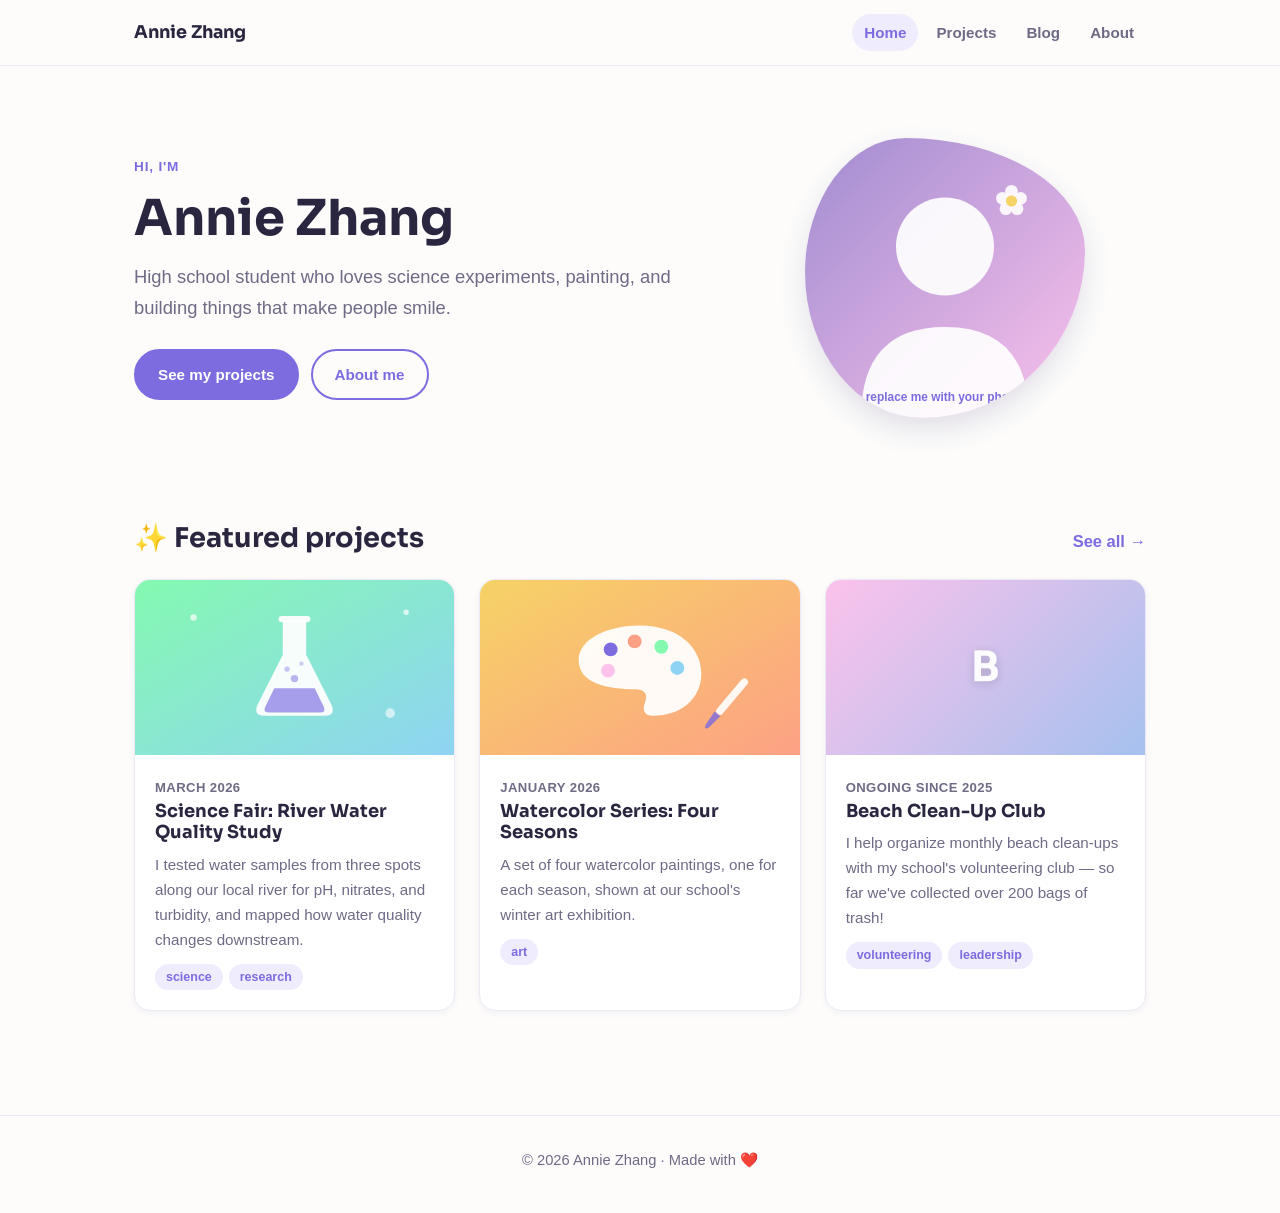
<file: index.html>
<!DOCTYPE html>
<!-- ============================================================
     HOME PAGE — you don't need to edit this file.
     All the words on this page come from the data/ folder.
     ============================================================ -->
<html lang="en">
<head>
  <meta charset="UTF-8">
  <meta name="viewport" content="width=device-width, initial-scale=1.0">
  <title>Home · My Portfolio</title>
  <link rel="preconnect" href="https://fonts.googleapis.com">
  <link href="https://fonts.googleapis.com/css2?family=Sora:wght@600;700&display=swap" rel="stylesheet">
  <link rel="stylesheet" href="css/style.css">
</head>
<body data-page="home">

  <main class="container">
    <section class="hero" id="hero"></section>

    <section class="section">
      <div class="section-head">
        <h2>✨ Featured projects</h2>
        <a class="see-all" href="projects.html">See all →</a>
      </div>
      <div id="featured-projects"></div>
    </section>
  </main>

  <!-- data first, then the engine -->
  <script src="data/profile.js"></script>
  <script src="data/projects.js"></script>
  <script src="js/main.js"></script>
</body>
</html>
</file>
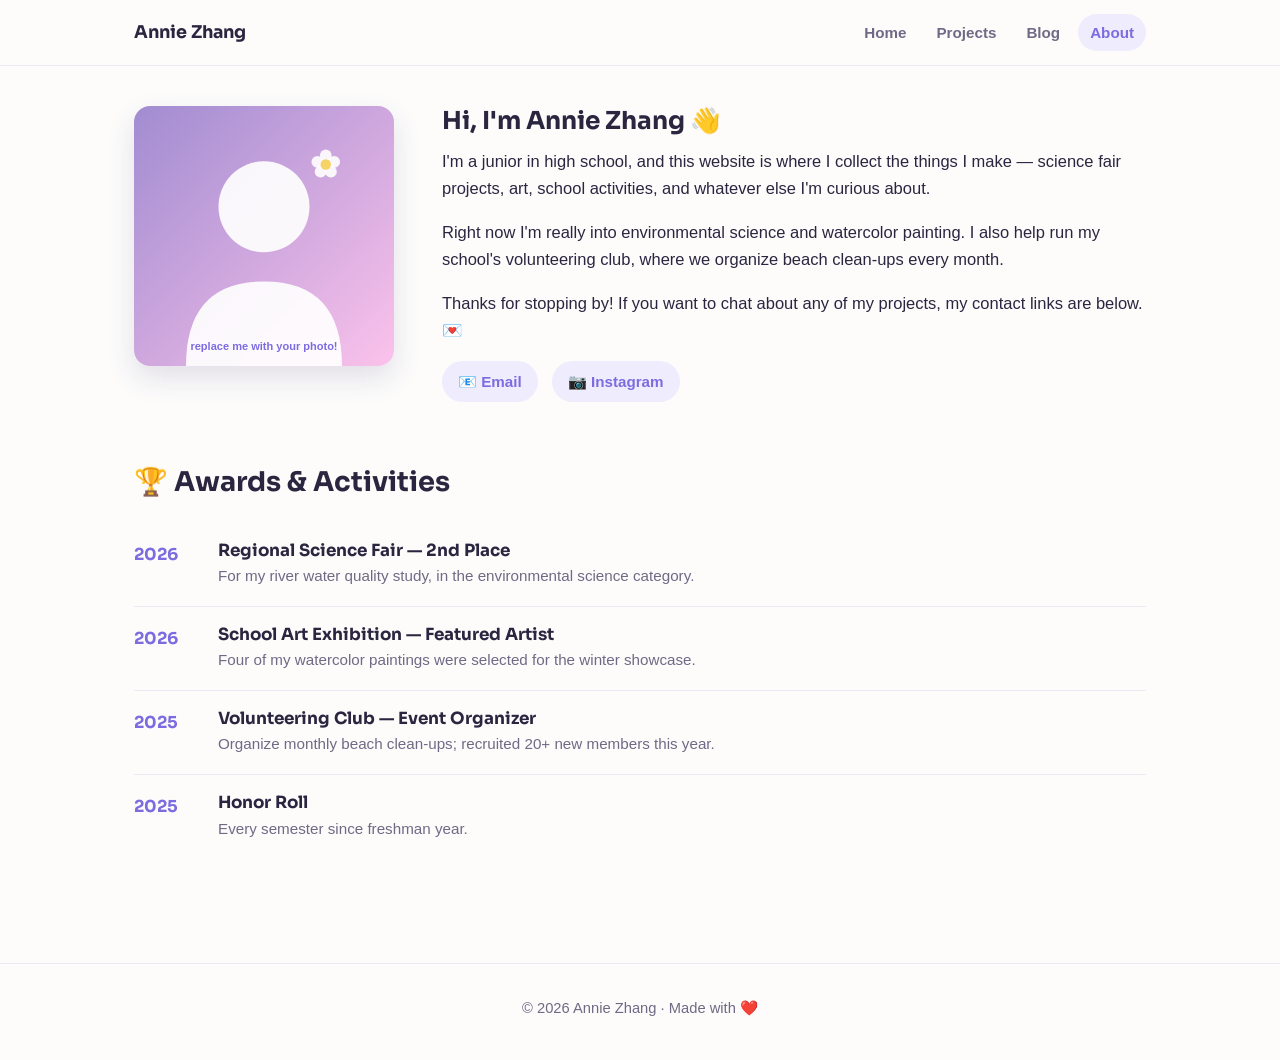
<file: about.html>
<!DOCTYPE html>
<!-- ============================================================
     ABOUT PAGE — you don't need to edit this file.
     To change your bio, edit data/profile.js.
     To change awards, edit data/awards.js.
     ============================================================ -->
<html lang="en">
<head>
  <meta charset="UTF-8">
  <meta name="viewport" content="width=device-width, initial-scale=1.0">
  <title>About · My Portfolio</title>
  <link rel="preconnect" href="https://fonts.googleapis.com">
  <link href="https://fonts.googleapis.com/css2?family=Sora:wght@600;700&display=swap" rel="stylesheet">
  <link rel="stylesheet" href="css/style.css">
</head>
<body data-page="about">

  <main class="container">
    <section id="about-content"></section>

    <section class="section">
      <div class="section-head">
        <h2>🏆 Awards &amp; Activities</h2>
      </div>
      <div id="awards-list"></div>
    </section>
  </main>

  <script src="data/profile.js"></script>
  <script src="data/awards.js"></script>
  <script src="js/main.js"></script>
</body>
</html>
</file>
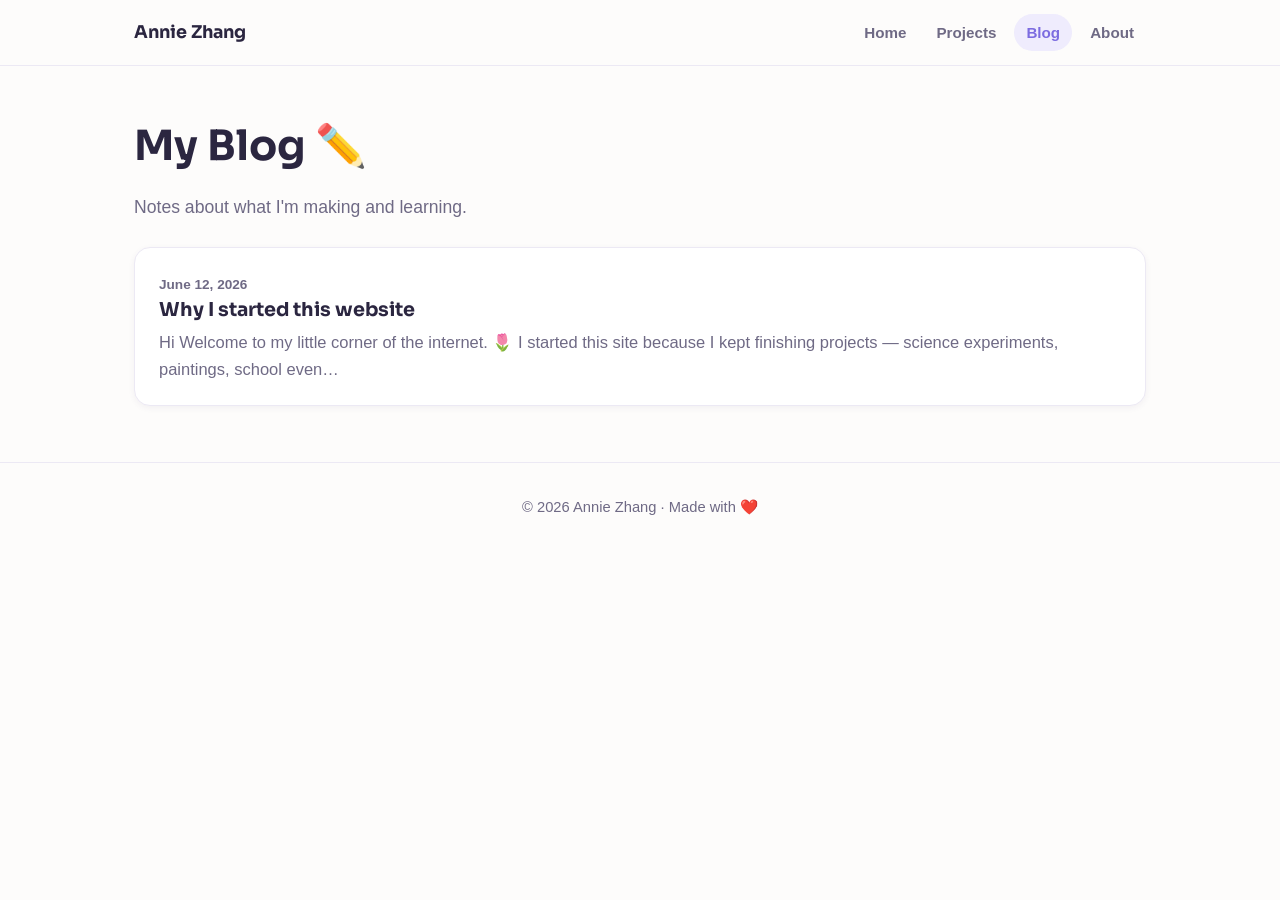
<file: blog.html>
<!DOCTYPE html>
<!-- ============================================================
     BLOG PAGE — you don't need to edit this file.
     To write posts, edit data/posts.js instead.
     ============================================================ -->
<html lang="en">
<head>
  <meta charset="UTF-8">
  <meta name="viewport" content="width=device-width, initial-scale=1.0">
  <title>Blog · My Portfolio</title>
  <link rel="preconnect" href="https://fonts.googleapis.com">
  <link href="https://fonts.googleapis.com/css2?family=Sora:wght@600;700&display=swap" rel="stylesheet">
  <link rel="stylesheet" href="css/style.css">
</head>
<body data-page="blog">

  <main class="container">
    <header class="page-title" id="blog-title">
      <h1>My Blog ✏️</h1>
      <p>Notes about what I'm making and learning.</p>
    </header>

    <div id="blog-content"></div>
  </main>

  <script src="data/profile.js"></script>
  <script src="data/posts.js"></script>
  <script src="js/marked.min.js"></script>
  <script src="js/main.js"></script>
</body>
</html>
</file>
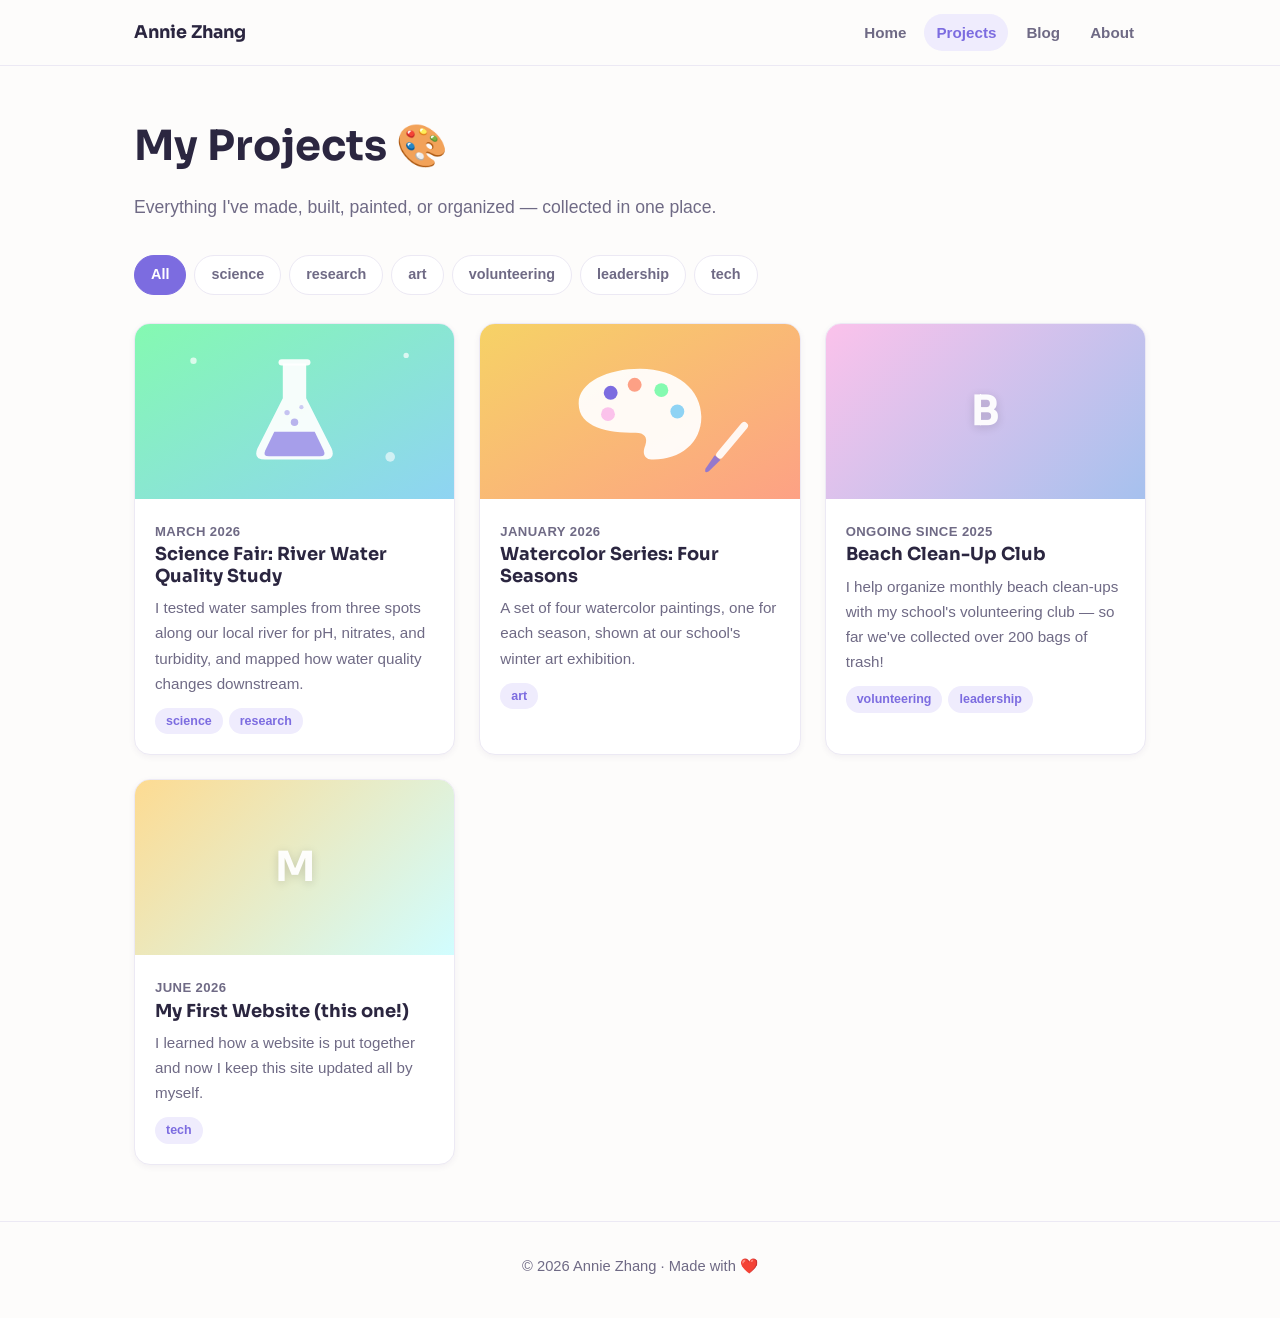
<file: projects.html>
<!DOCTYPE html>
<!-- ============================================================
     PROJECTS PAGE — you don't need to edit this file.
     To add or change projects, edit data/projects.js instead.
     ============================================================ -->
<html lang="en">
<head>
  <meta charset="UTF-8">
  <meta name="viewport" content="width=device-width, initial-scale=1.0">
  <title>Projects · My Portfolio</title>
  <link rel="preconnect" href="https://fonts.googleapis.com">
  <link href="https://fonts.googleapis.com/css2?family=Sora:wght@600;700&display=swap" rel="stylesheet">
  <link rel="stylesheet" href="css/style.css">
</head>
<body data-page="projects">

  <main class="container">
    <header class="page-title">
      <h1>My Projects 🎨</h1>
      <p>Everything I've made, built, painted, or organized — collected in one place.</p>
    </header>

    <div class="filter-bar" id="filter-bar"></div>
    <div id="project-grid"></div>
  </main>

  <script src="data/profile.js"></script>
  <script src="data/projects.js"></script>
  <script src="js/main.js"></script>
</body>
</html>
</file>
<file: css/style.css>
/* ============================================================
   STYLE.CSS — the look of the whole website.
   You normally don't need to touch this file, BUT if you want
   to change the site's colors, just edit the values right below
   (the lines inside :root). For example, change --accent to
   another color like #e8638c (pink) or #3b82f6 (blue).
   ============================================================ */

:root {
  /* ---- 🎨 Change these to restyle the whole site ---- */
  --accent: #7c6ce0;            /* main color (buttons, links, highlights) */
  --accent-soft: #efecfd;       /* light version of the main color */
  --heading-font: "Sora", "Avenir Next", "Segoe UI", sans-serif;

  /* ---- You probably don't need to change these ---- */
  --body-font: -apple-system, BlinkMacSystemFont, "Segoe UI", Roboto,
    "Helvetica Neue", Arial, sans-serif;
  --ink: #2b2640;               /* main text color */
  --ink-soft: #6f6a85;          /* secondary text color */
  --bg: #fdfcfb;                /* page background */
  --card-bg: #ffffff;
  --line: #ece9f4;
  --radius: 16px;
  --shadow: 0 2px 6px rgba(60, 50, 110, 0.06);
  --shadow-hover: 0 12px 28px rgba(60, 50, 110, 0.14);
  --max-width: 1060px;
}

/* ---------- base ---------- */

* { box-sizing: border-box; }

html { scroll-behavior: smooth; }

body {
  margin: 0;
  font-family: var(--body-font);
  font-size: 16.5px;
  line-height: 1.65;
  color: var(--ink);
  background: var(--bg);
  -webkit-font-smoothing: antialiased;
}

h1, h2, h3, h4 {
  font-family: var(--heading-font);
  line-height: 1.2;
  color: var(--ink);
  margin: 0 0 0.5em;
}

a { color: var(--accent); text-decoration: none; }
a:hover { text-decoration: underline; }

img { max-width: 100%; display: block; }

.container {
  max-width: var(--max-width);
  margin: 0 auto;
  padding: 0 24px;
}

/* ---------- nav ---------- */

.site-nav {
  position: sticky;
  top: 0;
  z-index: 10;
  background: rgba(253, 252, 251, 0.88);
  backdrop-filter: blur(10px);
  border-bottom: 1px solid var(--line);
}

.site-nav .nav-inner {
  max-width: var(--max-width);
  margin: 0 auto;
  padding: 14px 24px;
  display: flex;
  align-items: center;
  justify-content: space-between;
  gap: 16px;
  flex-wrap: wrap;
}

.nav-brand {
  font-family: var(--heading-font);
  font-weight: 700;
  font-size: 1.1rem;
  color: var(--ink);
}
.nav-brand:hover { text-decoration: none; color: var(--accent); }

.nav-links {
  display: flex;
  gap: 6px;
  flex-wrap: wrap;
}

.nav-links a {
  color: var(--ink-soft);
  font-weight: 600;
  font-size: 0.95rem;
  padding: 6px 12px;
  border-radius: 999px;
}
.nav-links a:hover { text-decoration: none; color: var(--accent); background: var(--accent-soft); }
.nav-links a.active { color: var(--accent); background: var(--accent-soft); }

/* ---------- hero (home page) ---------- */

.hero {
  padding: 72px 0 56px;
  display: flex;
  align-items: center;
  gap: 48px;
}

.hero-text { flex: 1.4; }

.hero-text .hello {
  color: var(--accent);
  font-weight: 700;
  letter-spacing: 0.06em;
  text-transform: uppercase;
  font-size: 0.85rem;
  margin: 0 0 10px;
}

.hero-text h1 {
  font-size: clamp(2.1rem, 5vw, 3.1rem);
  margin-bottom: 14px;
}

.hero-text .tagline {
  font-size: 1.15rem;
  color: var(--ink-soft);
  margin: 0 0 26px;
  max-width: 34em;
}

.hero-photo { flex: 1; display: flex; justify-content: center; }

.hero-photo img {
  width: min(280px, 70vw);
  height: min(280px, 70vw);
  object-fit: cover;
  border-radius: 36% 64% 58% 42% / 48% 40% 60% 52%;
  box-shadow: var(--shadow-hover);
}

/* ---------- buttons ---------- */

.btn {
  display: inline-block;
  padding: 11px 22px;
  border-radius: 999px;
  font-weight: 700;
  font-size: 0.95rem;
  background: var(--accent);
  color: #fff;
  border: 2px solid var(--accent);
  transition: transform 0.15s ease, box-shadow 0.15s ease;
}
.btn:hover { text-decoration: none; transform: translateY(-2px); box-shadow: var(--shadow-hover); }

.btn.ghost {
  background: transparent;
  color: var(--accent);
}

.btn-row { display: flex; gap: 12px; flex-wrap: wrap; }

/* ---------- sections ---------- */

.section { padding: 48px 0; }

.section-head {
  display: flex;
  align-items: baseline;
  justify-content: space-between;
  gap: 16px;
  margin-bottom: 24px;
}

.section-head h2 { font-size: 1.7rem; margin: 0; }
.section-head .see-all { font-weight: 600; white-space: nowrap; }

.page-title { padding: 56px 0 8px; }
.page-title h1 { font-size: clamp(2rem, 4.5vw, 2.6rem); }
.page-title p { color: var(--ink-soft); font-size: 1.1rem; max-width: 40em; margin-top: 0; }

/* ---------- project cards ---------- */

.card-grid {
  display: grid;
  grid-template-columns: repeat(auto-fill, minmax(280px, 1fr));
  gap: 24px;
}

.project-card {
  background: var(--card-bg);
  border: 1px solid var(--line);
  border-radius: var(--radius);
  overflow: hidden;
  box-shadow: var(--shadow);
  transition: transform 0.18s ease, box-shadow 0.18s ease;
  display: flex;
  flex-direction: column;
  color: inherit;
}
.project-card:hover {
  transform: translateY(-5px);
  box-shadow: var(--shadow-hover);
  text-decoration: none;
}

.project-card .thumb {
  height: 175px;
  width: 100%;
  object-fit: cover;
}

.project-card .thumb-fallback {
  height: 175px;
  display: flex;
  align-items: center;
  justify-content: center;
  font-family: var(--heading-font);
  font-size: 2.6rem;
  font-weight: 700;
  color: rgba(255, 255, 255, 0.95);
  text-shadow: 0 2px 10px rgba(0, 0, 0, 0.15);
}

.project-card .card-body { padding: 18px 20px 20px; flex: 1; }

.project-card h3 { font-size: 1.12rem; margin-bottom: 6px; }

.project-card .date {
  font-size: 0.82rem;
  color: var(--ink-soft);
  font-weight: 600;
  letter-spacing: 0.03em;
  text-transform: uppercase;
}

.project-card p { margin: 8px 0 12px; color: var(--ink-soft); font-size: 0.95rem; }

/* ---------- tags & filters ---------- */

.tags { display: flex; gap: 6px; flex-wrap: wrap; }

.tag {
  font-size: 0.78rem;
  font-weight: 700;
  color: var(--accent);
  background: var(--accent-soft);
  padding: 3px 11px;
  border-radius: 999px;
}

.filter-bar {
  display: flex;
  gap: 8px;
  flex-wrap: wrap;
  margin: 8px 0 28px;
}

.filter-btn {
  font: inherit;
  font-size: 0.9rem;
  font-weight: 700;
  color: var(--ink-soft);
  background: var(--card-bg);
  border: 1.5px solid var(--line);
  padding: 7px 16px;
  border-radius: 999px;
  cursor: pointer;
  transition: all 0.15s ease;
}
.filter-btn:hover { border-color: var(--accent); color: var(--accent); }
.filter-btn.active {
  background: var(--accent);
  border-color: var(--accent);
  color: #fff;
}

/* ---------- about page ---------- */

.about-layout {
  display: flex;
  gap: 48px;
  align-items: flex-start;
  padding: 40px 0 16px;
}

.about-photo img {
  width: min(260px, 80vw);
  border-radius: var(--radius);
  box-shadow: var(--shadow-hover);
}

.about-text { flex: 1; }
.about-text p { margin: 0 0 1em; }

/* ---------- awards ---------- */

.award-list { list-style: none; margin: 0; padding: 0; }

.award-item {
  display: flex;
  gap: 20px;
  padding: 18px 0;
  border-bottom: 1px solid var(--line);
}
.award-item:last-child { border-bottom: none; }

.award-year {
  flex: 0 0 64px;
  font-family: var(--heading-font);
  font-weight: 700;
  color: var(--accent);
}

.award-body h3 { font-size: 1.05rem; margin-bottom: 2px; }
.award-body p { margin: 0; color: var(--ink-soft); font-size: 0.95rem; }

/* ---------- blog ---------- */

.post-list { list-style: none; margin: 0; padding: 0; }

.post-item {
  display: block;
  padding: 22px 24px;
  margin-bottom: 16px;
  background: var(--card-bg);
  border: 1px solid var(--line);
  border-radius: var(--radius);
  box-shadow: var(--shadow);
  color: inherit;
  transition: transform 0.15s ease, box-shadow 0.15s ease;
}
.post-item:hover { transform: translateY(-3px); box-shadow: var(--shadow-hover); text-decoration: none; }

.post-item h3 { margin-bottom: 4px; font-size: 1.2rem; }
.post-item .date { color: var(--ink-soft); font-size: 0.85rem; font-weight: 600; }
.post-item p { margin: 8px 0 0; color: var(--ink-soft); }

.post-article { max-width: 700px; margin: 0 auto; padding: 24px 0 56px; }
.post-article .date { color: var(--ink-soft); font-weight: 600; font-size: 0.9rem; }
.post-article h1 { font-size: clamp(1.8rem, 4vw, 2.4rem); margin: 6px 0 20px; }
.post-article .post-body h2 { font-size: 1.4rem; margin-top: 1.6em; }
.post-article .post-body h3 { font-size: 1.15rem; margin-top: 1.4em; }
.post-article .post-body img { border-radius: var(--radius); margin: 1em 0; }
.post-article .post-body blockquote {
  margin: 1em 0;
  padding: 4px 20px;
  border-left: 4px solid var(--accent);
  background: var(--accent-soft);
  border-radius: 0 10px 10px 0;
  color: var(--ink-soft);
}
.post-article .post-body code {
  background: var(--accent-soft);
  padding: 2px 6px;
  border-radius: 6px;
  font-size: 0.9em;
}
.post-article .post-body pre {
  background: #2b2640;
  color: #f4f2fc;
  padding: 16px 20px;
  border-radius: var(--radius);
  overflow-x: auto;
}
.post-article .post-body pre code { background: none; padding: 0; color: inherit; }

.back-link {
  display: inline-block;
  margin-bottom: 8px;
  font-weight: 700;
  font-size: 0.92rem;
}

/* ---------- empty state ---------- */

.empty-state {
  text-align: center;
  padding: 56px 24px;
  background: var(--card-bg);
  border: 1.5px dashed var(--line);
  border-radius: var(--radius);
  color: var(--ink-soft);
}
.empty-state .emoji { font-size: 2.2rem; display: block; margin-bottom: 10px; }

/* ---------- contact links / footer ---------- */

.contact-links { display: flex; gap: 14px; flex-wrap: wrap; margin-top: 6px; }

.contact-links a {
  font-weight: 700;
  font-size: 0.95rem;
  padding: 8px 16px;
  background: var(--accent-soft);
  border-radius: 999px;
}
.contact-links a:hover { text-decoration: none; background: var(--accent); color: #fff; }

.site-footer {
  margin-top: 56px;
  border-top: 1px solid var(--line);
  padding: 32px 0 40px;
  text-align: center;
  color: var(--ink-soft);
  font-size: 0.92rem;
}

/* ---------- small screens ---------- */

@media (max-width: 720px) {
  .hero { flex-direction: column-reverse; text-align: center; padding: 44px 0 32px; }
  .hero-text .tagline { margin-left: auto; margin-right: auto; }
  .btn-row { justify-content: center; }
  .about-layout { flex-direction: column; align-items: center; text-align: left; }
  .award-item { flex-direction: column; gap: 2px; }
  .award-year { flex: none; }
}
</file>
